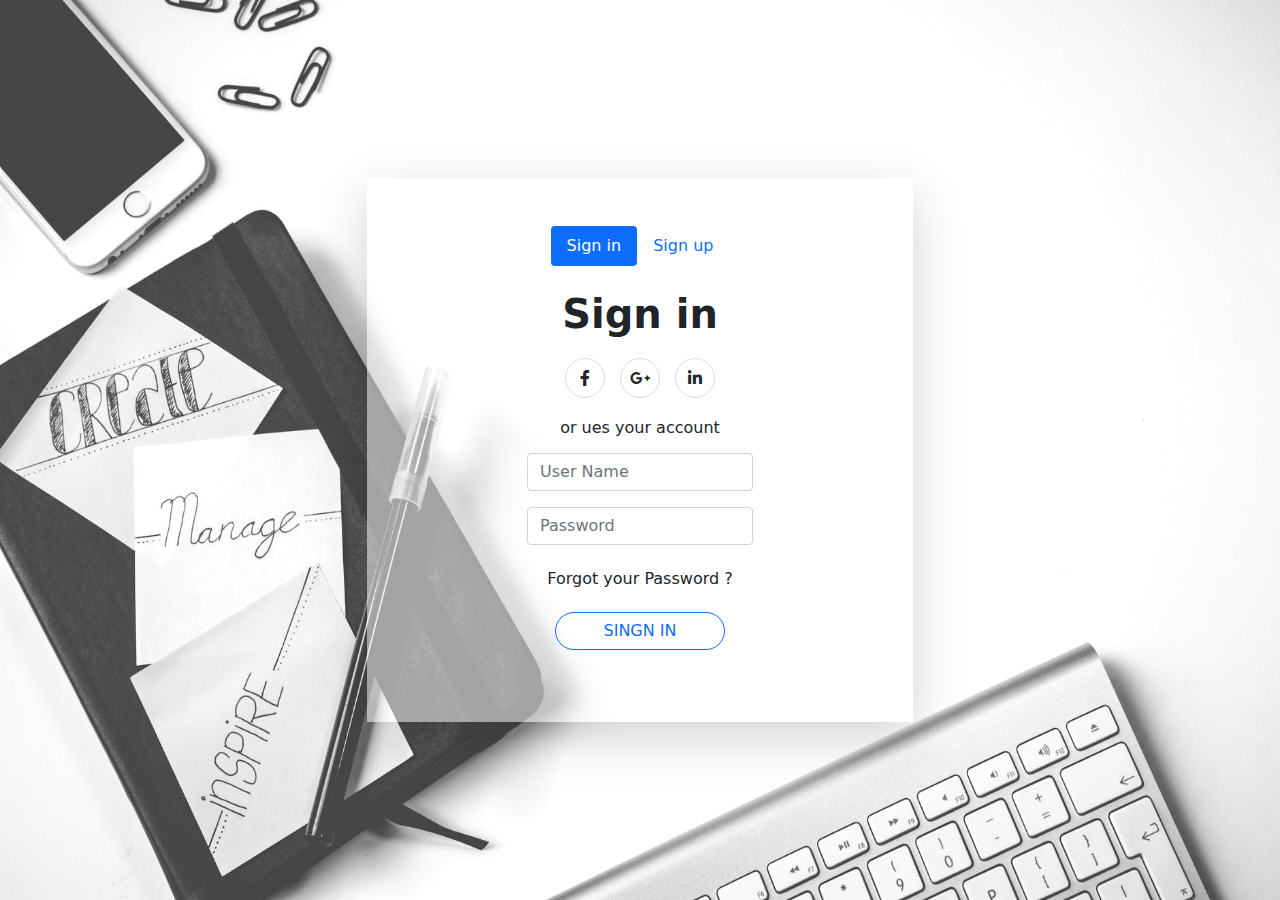
<file: index.html>
<!DOCTYPE html>
<html lang="en">
<head>
    <meta charset="UTF-8">
    <meta http-equiv="X-UA-Compatible" content="IE=edge">
    <meta name="viewport" content="width=device-width, initial-scale=1.0">
    <link rel="stylesheet" href="css/bootstrap.min.css">
    <link rel="stylesheet" href="css/index_style.css">
    <link rel="stylesheet" href="css/all.min.css">
    <title>Document</title>
</head>
<body>

      <section class="vh-100">
          <div class="container row m-auto  justify-content-center h-100  align-items-center">
              <div class="forgot-form shadow-lg  d-none col-md-6 ">
                  <div class=" h-100 d-flex flex-column  py-5 p-3 position-relative ">
                                            <i class="far close-icon fa-times-circle position-absolute"></i>

                    <h4>
                      Enter your Email 
                    </h4>
                    <input  id="EmailForReset" class="form-control w-75" type="text" placeholder="Email">
                    <h4 >Enter your Answer For  Security Question </h4>
                    <div class="p-1 w-75">
                      <input  id="AnswerForReset" class="form-control " type="text" placeholder="Answer">

                    </div>

                    <div class="p-1 w-75">

                        <input  id="Newpass" class="form-control    " type="password" placeholder="New Password">
                      </div>
                      <div  class="  p-1 w-75">

                        <input  id="Re-Newpass"  class="form-control " type="password" placeholder="Re-Password">
                      </div>
                      <div class="my-2 p-2">
                          <button id="ResetPass" class="  btn btn-success"> confirm</button>
                      </div>
                  </div> 
              </div>
                <div class=" message-chenge-pass d-none col-md-6">
                    <div class="alert alert-success ">
                        <h1>Done</h1>
                        <h2>
                            Password reset success
                        </h2>
                        <button class="btn btn-success  p-3 m-2">Ok</button>
                    </div>
                    <div class="alert alert-danger message-chenge-pass-feild  d-none">
                        <h1>Failed</h1>
                        <h2>
                            Failed to reset password                    
                        </h2>

                        <button class="btn btn-danger p-3 m-2">Ok</button>

                    </div>
                </div>
                <div class="log-form  col-md-6  shadow-lg  d-flex  align-items-center  flex-column  p-md-5 py-3  ">
                   
                        <ul class="nav nav-pills " id="pills-tab" role="tablist">
                            <li class="nav-item" role="presentation">
                              <button class="  nav-link active " id="pills-home-tab" data-bs-toggle="pill" data-bs-target="#pills-home" type="button" role="tab" aria-controls="pills-home" aria-selected="true">Sign in</button>
                            </li>
                            <li class="nav-item" role="presentation">
                              <button class="nav-link" id="pills-profile-tab" data-bs-toggle="pill" data-bs-target="#pills-profile" type="button" role="tab" aria-controls="pills-profile" aria-selected="false">Sign up</button>
                            </li>
                          </ul>
                   
                      <div class="tab-content" id="pills-tabContent">
                        <div class="tab-pane fade show active" id="pills-home" role="tabpanel" aria-labelledby="pills-home-tab">
                                <div class="py-4 text-center">
                                    <h1 class="fw-bold">
                                        Sign in
                                    </h1>
                                    <div class="social-container">
                                        <a href="#" class="social text-decoration-none text-dark "><i class="fab fa-facebook-f"></i></a>
                                        <a href="#" class="social  text-decoration-none text-dark"><i class="fab fa-google-plus-g"></i></a>
                                        <a href="#" class="social  text-decoration-none text-dark"><i class="fab fa-linkedin-in"></i></a>
                                      </div>
                                      <h6 >
                                          or ues your account
                                      </h6>
                                      <div class="p-2">
                                        <input  id="signInEmail" class="form-control" type="text" placeholder="User Name">

                                      </div>
                                      <div class=" p-2">
                                        <input   id="signInPass" class="form-control" type="password" placeholder="Password">
                                      </div>
                                      <h6 class="p-3 forgot-pass"  > 
                                          Forgot your Password ?
                                      </h6>
                                      <button id="signInBtn" class="btn btn-outline-primary px-5  rounded-pill">SINGN IN</button>
                                      <h5 id="massgeLogin" class="p-3  d-none   text-danger ">
                                        Login failed
                                      </h5>

                                </div>



                        </div>
                        <div class="tab-pane fade" id="pills-profile" role="tabpanel" aria-labelledby="pills-profile-tab">

                            <div class="py-4 text-center">
                                <h1 class="fw-bold">
                                    Sign up
                                </h1>
                                <div class="social-container">
                                    <a href="#" class="social text-decoration-none text-dark "><i class="fab fa-facebook-f"></i></a>
                                    <a href="#" class="social  text-decoration-none text-dark"><i class="fab fa-google-plus-g"></i></a>
                                    <a href="#" class="social  text-decoration-none text-dark"><i class="fab fa-linkedin-in"></i></a>
                                  </div>
                                  <h6 >
                                      or ues your account
                                  </h6>
                                  <div class="p-1 ">
                                    <input  id="userNameInput"   class="form-control" type="text" placeholder="User Name">

                                  </div>
                                  <div>

                                  </div>
                                  <div class="p-1">
                                    <input  id="userEmailInput"  class="form-control" type="text" placeholder="Email">

                                  </div>
                                  <div class=" p-1">
                                    <input   id="passWordInput" class="form-control" type="password" placeholder="Password">
                                  </div>
                                  <div class=" p-1">
                                    <input  id="rePasswordInput"  class="form-control" type="password" placeholder="Re-Password">
                                  </div>
                                  <div class="p-1">
                                      
                                    <select class=" form-select" id="Questions">
                                        <option value="What is your mother's maiden name?">What is your mother's maiden name?
                                        </option>
                                        <option value="What is the name of your first pet?">What is the name of your first pet?</option>
                                        <option value="What was your first car?">What was your first car?</option>
                                    </select>
                                  </div>
                                  <div class=" p-1">
                                    <input  id="answerQuestion"  class="form-control" type="text" placeholder="Answer">
                                  </div>
                                  <button id="BtnSingUP" class="btn btn-outline-primary px-5  m-3 rounded-pill">SINGN UP</button>

                                  <h5 id="confirmMessage" class="">
                                  </h5>

                            </div>

                        </div>
                      </div>
                </div>

          </div>
      </section>
   
    <script src="js/main.js"></script>
    <script src="js/bootstrap.bundle.min.js"></script>
</body>
</html>
</file>
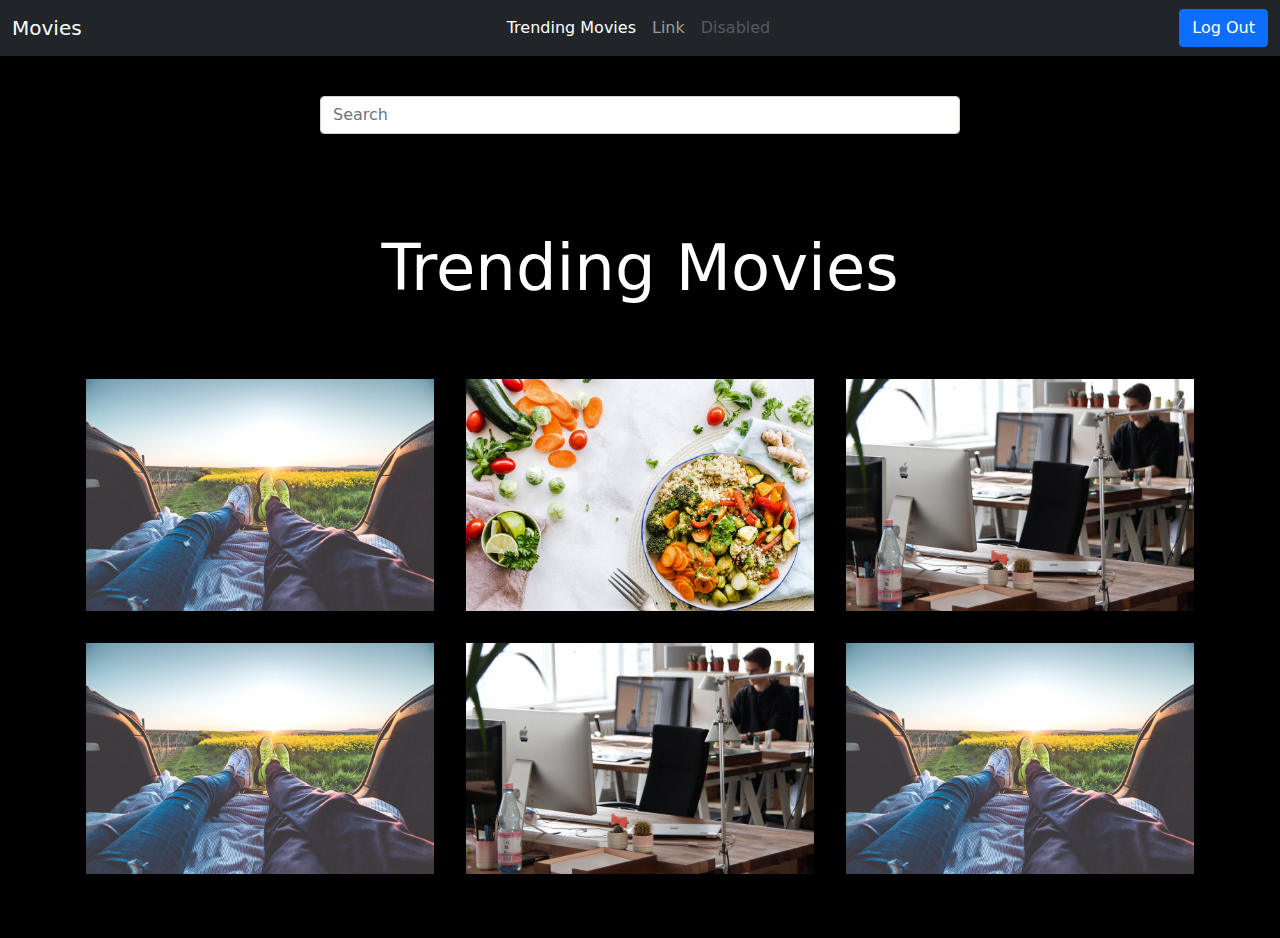
<file: gallery.html>
<!DOCTYPE html>
<html lang="en">
<head>
    <meta charset="UTF-8">
    <meta http-equiv="X-UA-Compatible" content="IE=edge">
    <meta name="viewport" content="width=device-width, initial-scale=1.0">
    <link rel="stylesheet" href="css/bootstrap.min.css">
    <link rel="stylesheet" href="css/gallery.css">
    <link rel="stylesheet" href="css/all.min.css">
    <title>Document</title>
</head>
<body>
    <header class="container">
        <nav class="  navbar navbar-expand-lg navbar-dark bg-dark fixed-top ">
            <div class="container-fluid">
              <a class="navbar-brand" href="#">Movies</a>
              <button class="navbar-toggler" type="button" data-bs-toggle="collapse" data-bs-target="#navbarSupportedContent" aria-controls="navbarSupportedContent" aria-expanded="false" aria-label="Toggle navigation">
                <span class="navbar-toggler-icon"></span>
              </button>
              <div class="collapse navbar-collapse" id="navbarSupportedContent">
                <ul class="navbar-nav m-auto mb-2 mb-lg-0">
                  <li class="nav-item">
                    <a class="nav-link active" aria-current="page" href="#TrendingMovies">Trending Movies
                    </a>
                  </li>
                  <li class="nav-item">
                    <a class="nav-link" href="#">Link</a>
                  </li>
                  
                  <li class="nav-item">
                    <a class="nav-link disabled">Disabled</a>
                  </li>
                </ul>
                  <button id="LogOut-Btn"  class="btn btn-primary" type="submit">Log Out</button>
              </div>
            </div>
          </nav>
    </header>
   
    <section id="TrendingMovies">
        <div class="w-50 mt-5 pt-5 m-auto">
            <input class="form-control me-2" type="search" placeholder="Search" id="search" onkeyup="search(this.value)"  aria-label="Search">
        </div>
        <div class="container main-img py-md-5">
          <div class="trending-title text-center text-white p-md-5 fs-1">
            <h1>
              Trending Movies
            </h1>
          </div>
            <div class="row all-img">
                
                  <div class="col-md-4  p-3">
                    <div class="img-gallary">
                        <img src="images/post-1.jpg" class="img-fluid" alt="">
                    </div>
                </div>
                <div class="col-md-4  p-3">
                    <div class="img-gallary">
                        <img src="images/post-2.jpg" class="img-fluid" alt="">
                    </div>
                </div>
                  <div class="col-md-4  p-3">
                    <div class="img-gallary">
                        <img src="images/post-3.jpg" class="img-fluid" alt="">
                    </div>
                </div>
                <div class="col-md-4  p-3">
                    <div class="img-gallary">
                        <img src="images/post-1.jpg" class="img-fluid" alt="">
                    </div>
                </div>
               
                <div class="col-md-4  p-3">
                    <div class="img-gallary">
                        <img src="images/post-3.jpg" class="img-fluid" alt="">
                    </div>
                </div>
               
                
                <div class="col-md-4  p-3">
                    <div class="img-gallary">
                        <img src="images/post-1.jpg" class="img-fluid" alt="">
                    </div>
                </div> 
            </div>
            <div class="layre position-fixed d-flex justify-content-center align-items-center  d-none ">
                    <div class="layre-img position-relative d-flex justify-content-center align-items-center justify-content-between ">
                        <i class="far fs-2 text-white fa-arrow-alt-circle-left"></i>
                        <i class="far fs-2 text-white fa-times-circle position-absolute"></i>
                        <i class="far fs-2 text-white fa-arrow-alt-circle-right"></i>
                    </div>
            </div>
        </div>
    </section>
    <script src="js/gallery.js"></script>
    <script src="js/bootstrap.bundle.min.js"></script>
</body>
</html>
</file>
<file: css/index_style.css>
body{

background-image: url(../images/pexels-photo-934062.jpeg);
background-position: center center;
background-size: 100% 100%;
background-attachment: fixed;
scroll-behavior: smooth;
}
.log-form{
    background-color:rgba(255, 255, 255, 0.5);
}
.forgot-form{
    background-color:rgba(255, 255, 255, 0.9) !important;


}
.social-container {
    margin: 20px 0;
  }
  
  .social-container a {
    border: 1px solid #DDDDDD;
    border-radius: 50%;
    display: inline-flex;
    justify-content: center;
    align-items: center;
    margin: 0 5px;
    height: 40px;
    width: 40px;
  }

.forgot-pass{
    cursor: pointer;
}
.far{
  top: 5%;
  right: 5%;
  font-size: large;
  cursor: pointer;
}
</file>
<file: css/gallery.css>
body{

   background-color: black;
}
.all-img{
    cursor: pointer;
}
.layre{

background-color: rgba(0, 0, 0, 0.5);
width: 100%;
height: 100%;
top: 0;
left: 0;
right: 0;
bottom: 0;

}
.layre-img{

    background-image: url(../images/pexels-artem-beliaikin-853199.jpg);
    background-position: center center;
    background-size: 100% 100%;
    width: 50%;
    height: 50%;
}
.far{
    font-size: 2rem;
    color: aliceblue;
    cursor: pointer;
}
.fa-times-circle{
    top: 5%;
    right: 5%;
}
.original_title{
color: white;
}
.trending-title{


}
.trending-title h1{


    font-size: 4rem !important;
}
</file>
